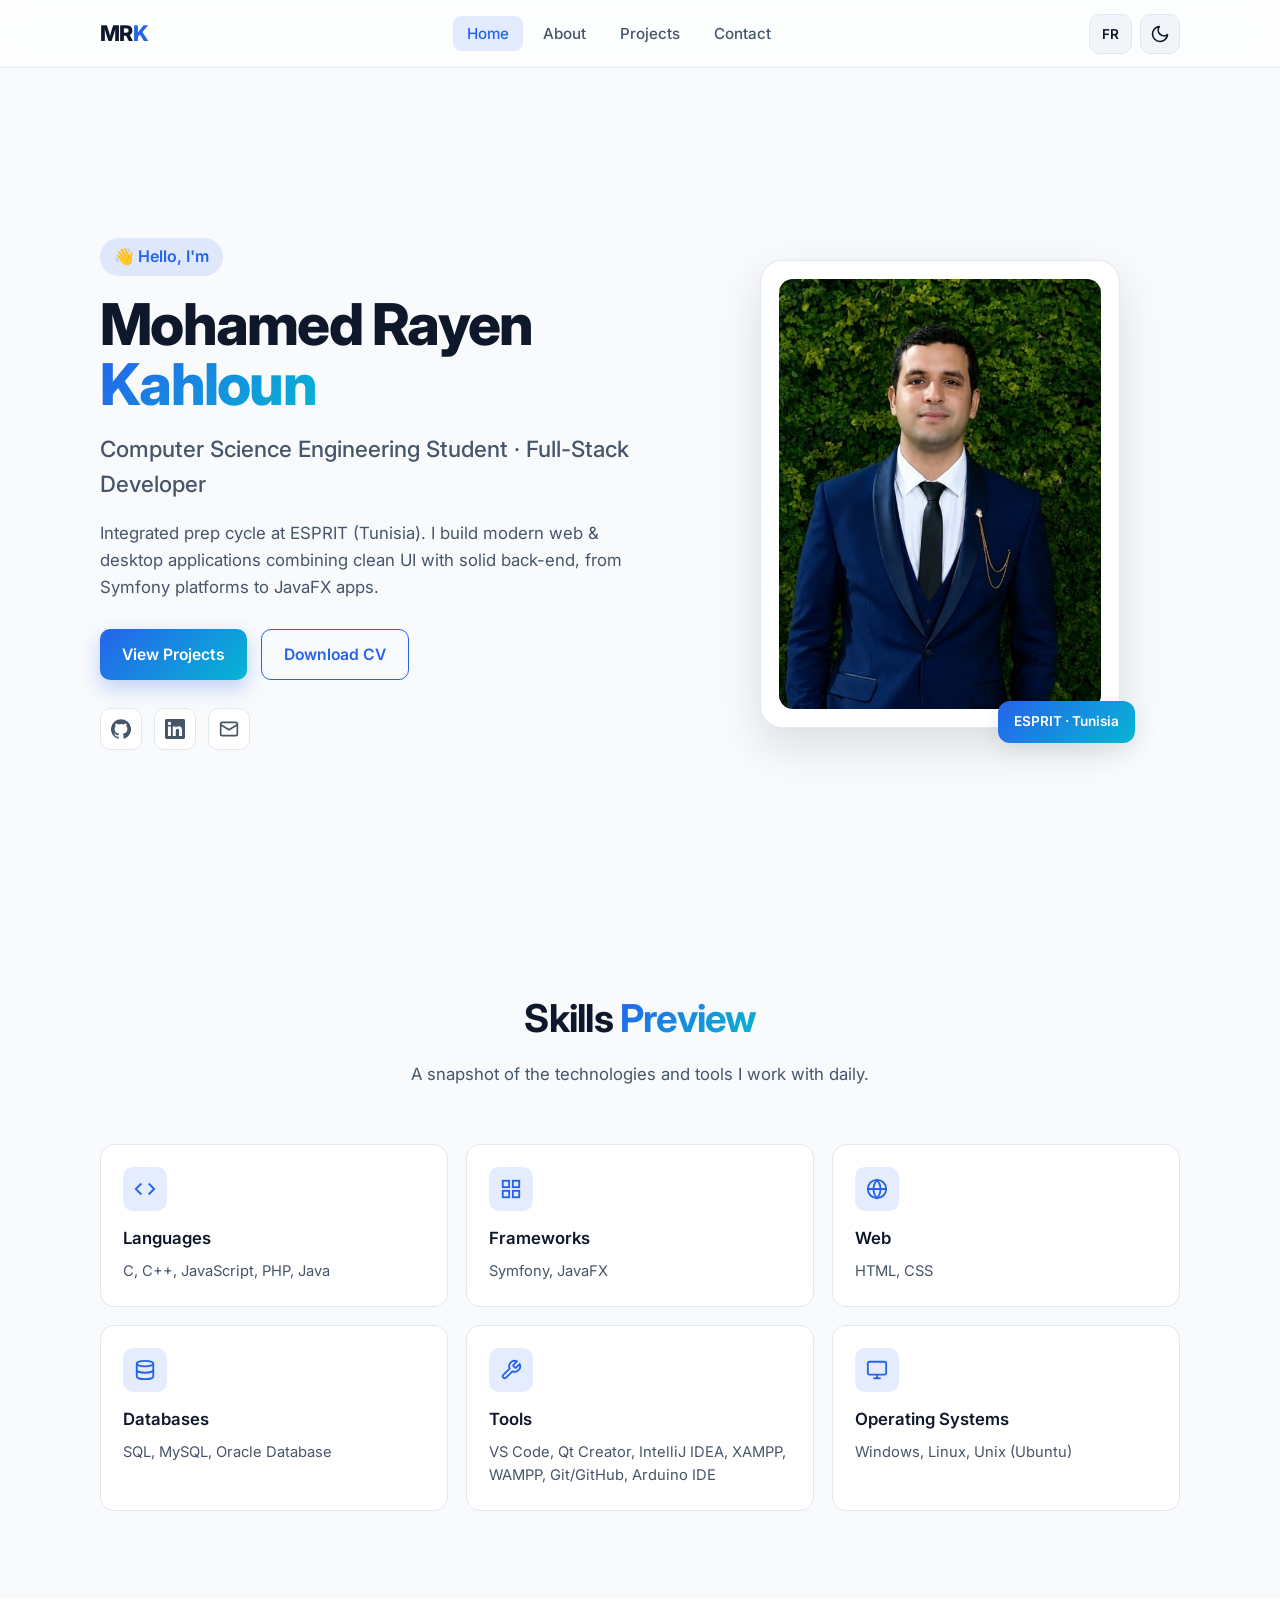
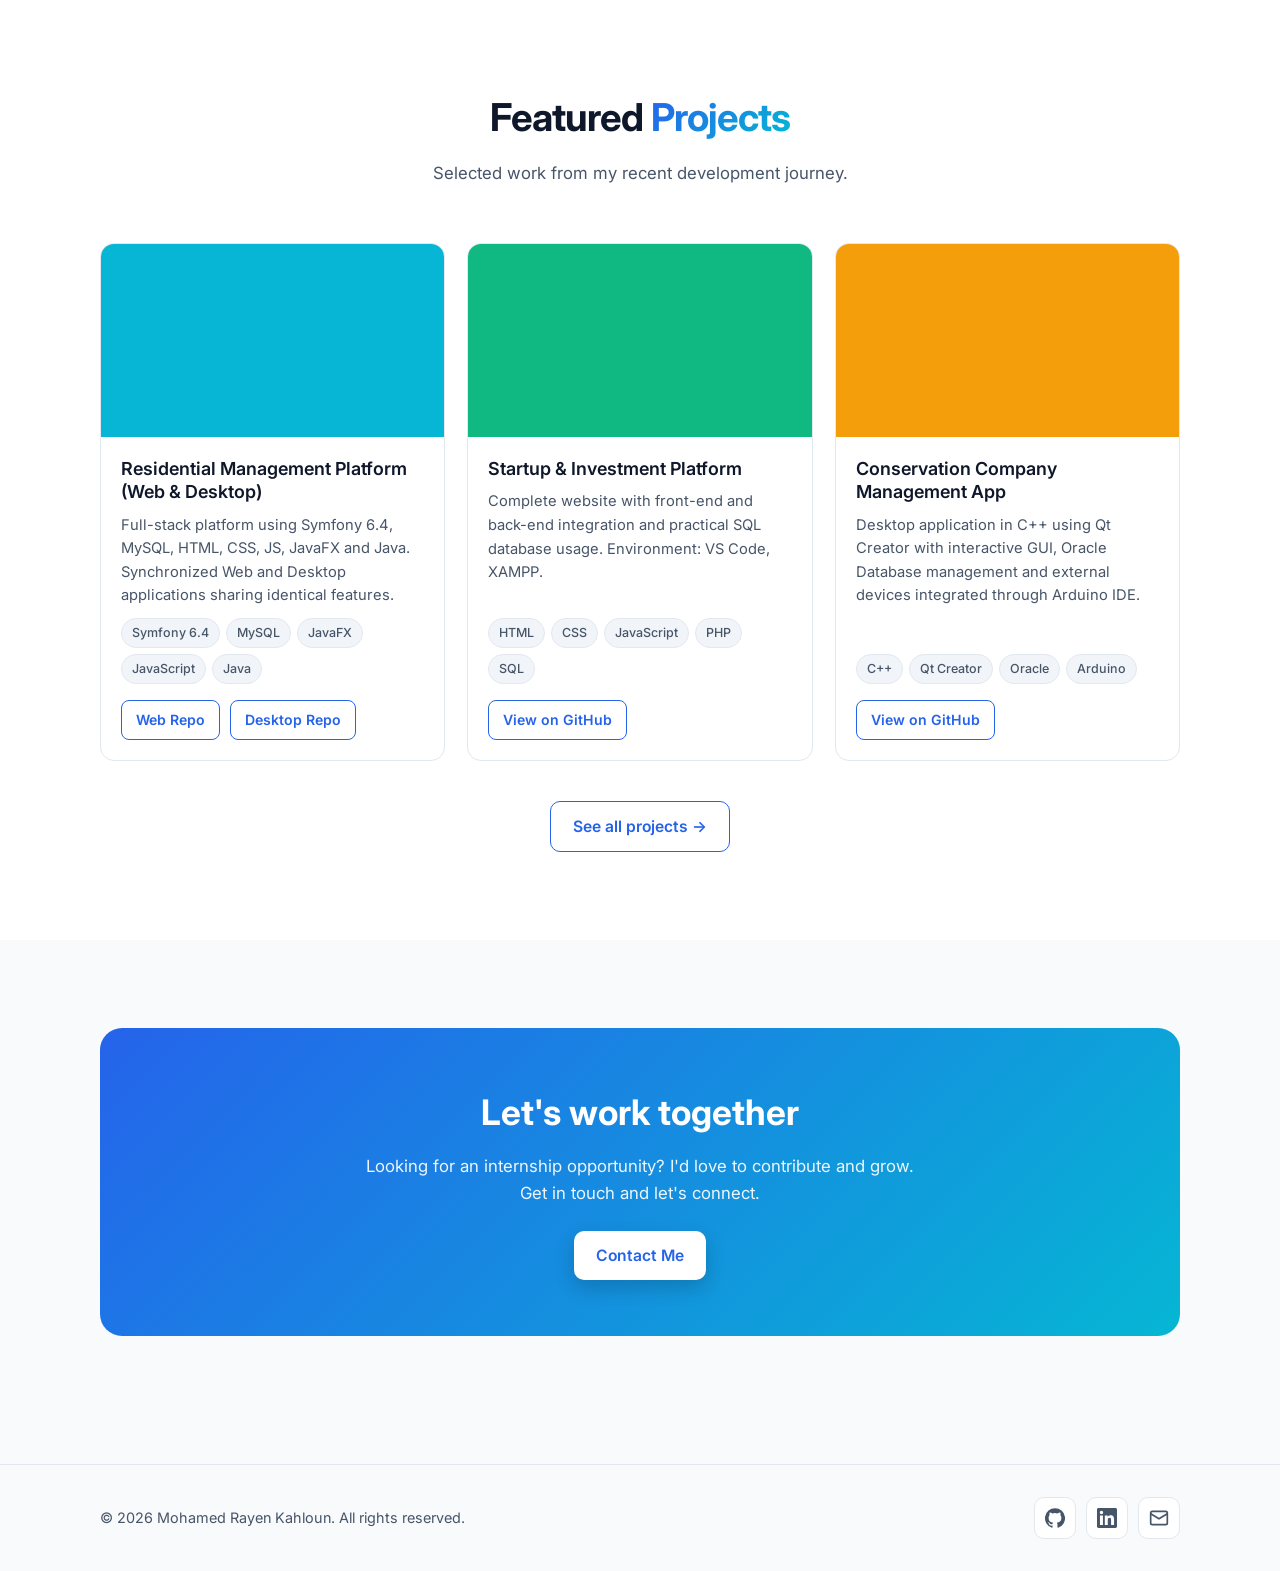
<file: index.html>
﻿<!DOCTYPE html>
<html lang="en">
<head>
  <meta charset="UTF-8">
  <meta name="viewport" content="width=device-width, initial-scale=1.0">
  <meta name="description" content="Portfolio of Mohamed Rayen Kahloun — Computer Science Engineering student at ESPRIT, Tunisia. Full-stack web & desktop development projects.">
  <title>Mohamed Rayen Kahloun | Portfolio</title>
  <link rel="preconnect" href="https://fonts.googleapis.com">
  <link rel="preconnect" href="https://fonts.gstatic.com" crossorigin>
  <link href="https://fonts.googleapis.com/css2?family=Inter:wght@300;400;500;600;700;800&display=swap" rel="stylesheet">
  <link rel="stylesheet" href="assets/css/style.css">
</head>
<body>
  <nav class="navbar">
    <div class="container nav-inner">
      <a href="index.html" class="logo" aria-label="Home">MR<span class="k">K</span></a>
      <ul class="nav-links">
        <li><a href="index.html" class="nav-link" data-i18n="nav.home">Home</a></li>
        <li><a href="about.html" class="nav-link" data-i18n="nav.about">About</a></li>
        <li><a href="projects.html" class="nav-link" data-i18n="nav.projects">Projects</a></li>
        <li><a href="contact.html" class="nav-link" data-i18n="nav.contact">Contact</a></li>
      </ul>
      <div class="nav-actions">
        <button id="lang-toggle" class="lang-toggle" type="button" aria-label="Change language">EN</button>
        <button class="theme-toggle" aria-label="Toggle dark mode" type="button"></button>
        <button class="hamburger" aria-label="Open menu" type="button">
          <svg viewBox="0 0 24 24" fill="none" stroke="currentColor" stroke-width="2" stroke-linecap="round"><line x1="3" y1="6" x2="21" y2="6"/><line x1="3" y1="12" x2="21" y2="12"/><line x1="3" y1="18" x2="21" y2="18"/></svg>
        </button>
      </div>
    </div>
  </nav>

  <main>
    <section class="hero">
      <div class="container hero-grid">
        <div class="hero-text">
          <span class="hero-greeting reveal" data-i18n="hero.greeting">👋 Hello, I'm</span>
          <h1 class="hero-name reveal">Mohamed Rayen <br><span class="highlight">Kahloun</span></h1>
          <p class="hero-subtitle reveal" data-i18n="hero.subtitle">Computer Science Engineering Student · Full-Stack Developer</p>
          <p class="hero-desc reveal" data-i18n="hero.desc">Integrated prep cycle at ESPRIT (Tunisia). I build modern web &amp; desktop applications combining clean UI with solid back-end, from Symfony platforms to JavaFX apps.</p>
          <div class="hero-actions reveal">
            <a href="projects.html" class="btn btn-primary" data-i18n="hero.viewProjects">View Projects</a>
            <a href="assets/files/Mohamed_Rayen_Kahloun_CV_EN.pdf" class="btn btn-outline cv-link" download target="_blank" rel="noopener" data-i18n="hero.downloadCv">Download CV</a>
          </div>
          <div class="hero-socials reveal">
            <a href="https://github.com/rayen-khn" target="_blank" rel="noopener" class="social-btn" aria-label="GitHub">
              <svg viewBox="0 0 24 24" fill="currentColor"><path d="M12 .3a12 12 0 00-3.79 23.4c.6.11.82-.26.82-.58v-2.04c-3.34.73-4.04-1.61-4.04-1.61-.55-1.39-1.34-1.76-1.34-1.76-1.08-.74.08-.73.08-.73 1.2.08 1.83 1.23 1.83 1.23 1.07 1.83 2.79 1.3 3.48 1 .11-.77.42-1.3.76-1.6-2.67-.3-5.47-1.34-5.47-5.93 0-1.31.47-2.38 1.24-3.22-.12-.3-.54-1.53.12-3.18 0 0 1.01-.33 3.3 1.23a11.5 11.5 0 016 0c2.29-1.56 3.3-1.23 3.3-1.23.66 1.65.24 2.88.12 3.18.77.84 1.24 1.91 1.24 3.22 0 4.61-2.81 5.63-5.49 5.92.43.37.81 1.1.81 2.23v3.3c0 .32.22.69.83.57A12 12 0 0012 .3"/></svg>
            </a>
            <a href="https://linkedin.com/in/mohamed-rayen-kahloun" target="_blank" rel="noopener" class="social-btn" aria-label="LinkedIn">
              <svg viewBox="0 0 24 24" fill="currentColor"><path d="M20.45 20.45h-3.55v-5.57c0-1.33-.02-3.04-1.85-3.04-1.85 0-2.13 1.45-2.13 2.94v5.67H9.37V9h3.41v1.56h.05c.48-.9 1.64-1.85 3.37-1.85 3.6 0 4.27 2.37 4.27 5.46v6.28zM5.34 7.43a2.06 2.06 0 110-4.12 2.06 2.06 0 010 4.12zM7.12 20.45H3.56V9h3.56v11.45zM22.22 0H1.77C.79 0 0 .77 0 1.73v20.54C0 23.23.79 24 1.77 24h20.45c.98 0 1.78-.77 1.78-1.73V1.73C24 .77 23.2 0 22.22 0z"/></svg>
            </a>
            <a href="https://mail.google.com/mail/?view=cm&fs=1&to=mohamedrayen.kahloun@gmail.com" target="_blank" rel="noopener" class="social-btn" aria-label="Email">
              <svg viewBox="0 0 24 24" fill="none" stroke="currentColor" stroke-width="2" stroke-linecap="round" stroke-linejoin="round"><rect x="2" y="4" width="20" height="16" rx="2"/><path d="M22 7l-10 6L2 7"/></svg>
            </a>
          </div>
        </div>
        <div class="hero-visual reveal">
          <div class="hero-card">
            <img src="assets/images/profile.jpeg" alt="Profile photo of Mohamed Rayen Kahloun">
            <div class="hero-card-badge">ESPRIT · Tunisia</div>
          </div>
        </div>
      </div>
    </section>

    <section class="section">
      <div class="container">
        <h2 class="section-title reveal" data-i18n-html="skills.title">Skills <span class="accent">Preview</span></h2>
        <p class="section-subtitle reveal" data-i18n="skills.subtitle">A snapshot of the technologies and tools I work with daily.</p>
        <div class="skills-grid">
          <div class="skill-card reveal">
            <div class="skill-icon"><svg viewBox="0 0 24 24" fill="none" stroke="currentColor" stroke-width="2"><polyline points="16 18 22 12 16 6"/><polyline points="8 6 2 12 8 18"/></svg></div>
            <h3 data-i18n="skill.languages">Languages</h3>
            <p>C, C++, JavaScript, PHP, Java</p>
          </div>
          <div class="skill-card reveal">
            <div class="skill-icon"><svg viewBox="0 0 24 24" fill="none" stroke="currentColor" stroke-width="2"><rect x="3" y="3" width="7" height="7"/><rect x="14" y="3" width="7" height="7"/><rect x="3" y="14" width="7" height="7"/><rect x="14" y="14" width="7" height="7"/></svg></div>
            <h3 data-i18n="skill.frameworks">Frameworks</h3>
            <p>Symfony, JavaFX</p>
          </div>
          <div class="skill-card reveal">
            <div class="skill-icon"><svg viewBox="0 0 24 24" fill="none" stroke="currentColor" stroke-width="2"><circle cx="12" cy="12" r="10"/><path d="M2 12h20M12 2a15 15 0 0 1 0 20 15 15 0 0 1 0-20z"/></svg></div>
            <h3 data-i18n="skill.web">Web</h3>
            <p>HTML, CSS</p>
          </div>
          <div class="skill-card reveal">
            <div class="skill-icon"><svg viewBox="0 0 24 24" fill="none" stroke="currentColor" stroke-width="2"><ellipse cx="12" cy="5" rx="9" ry="3"/><path d="M3 5v14c0 1.66 4 3 9 3s9-1.34 9-3V5"/><path d="M3 12c0 1.66 4 3 9 3s9-1.34 9-3"/></svg></div>
            <h3 data-i18n="skill.databases">Databases</h3>
            <p>SQL, MySQL, Oracle Database</p>
          </div>
          <div class="skill-card reveal">
            <div class="skill-icon"><svg viewBox="0 0 24 24" fill="none" stroke="currentColor" stroke-width="2"><path d="M14.7 6.3a1 1 0 0 0 0 1.4l1.6 1.6a1 1 0 0 0 1.4 0l3.77-3.77a6 6 0 0 1-7.94 7.94l-6.91 6.91a2.12 2.12 0 0 1-3-3l6.91-6.91a6 6 0 0 1 7.94-7.94l-3.77 3.77z"/></svg></div>
            <h3 data-i18n="skill.tools">Tools</h3>
            <p>VS Code, Qt Creator, IntelliJ IDEA, XAMPP, WAMPP, Git/GitHub, Arduino IDE</p>
          </div>
          <div class="skill-card reveal">
            <div class="skill-icon"><svg viewBox="0 0 24 24" fill="none" stroke="currentColor" stroke-width="2"><rect x="2" y="3" width="20" height="14" rx="2"/><line x1="8" y1="21" x2="16" y2="21"/><line x1="12" y1="17" x2="12" y2="21"/></svg></div>
            <h3 data-i18n="skill.os">Operating Systems</h3>
            <p>Windows, Linux, Unix (Ubuntu)</p>
          </div>
        </div>
      </div>
    </section>

    <section class="section" style="background: var(--bg-alt);">
      <div class="container">
        <h2 class="section-title reveal" data-i18n-html="featured.title">Featured <span class="accent">Projects</span></h2>
        <p class="section-subtitle reveal" data-i18n="featured.subtitle">Selected work from my recent development journey.</p>
        <div class="projects-grid">
          <article class="project-card reveal" data-category="web desktop">
            <div class="project-image"><img src="assets/images/projects/residential-web.png" alt="Residential Management Platform Web"></div>
            <div class="project-body">
              <h3>Residential Management Platform (Web &amp; Desktop)</h3>
              <p data-i18n="proj1.desc">Full-stack platform with synchronized Web and Desktop apps: residences, apartments, events, complaints, forum, email notifications and external services.</p>
              <div class="project-tags">
                <span class="tag">Symfony 6.4</span><span class="tag">MySQL</span><span class="tag">JavaFX</span><span class="tag">JavaScript</span><span class="tag">Java</span>
              </div>
              <div class="project-links">
                <a href="https://github.com/rayen-khn/Residential-Management-Platform-Web" target="_blank" rel="noopener" class="btn btn-sm btn-outline" data-i18n="btn.webRepo">Web Repo</a>
                <a href="https://github.com/rayen-khn/Residential-Management-Platform-Desktop-" target="_blank" rel="noopener" class="btn btn-sm btn-outline" data-i18n="btn.desktopRepo">Desktop Repo</a>
              </div>
            </div>
          </article>
          <article class="project-card reveal" data-category="web">
            <div class="project-image"><img src="assets/images/projects/startup-platform.png" alt="Startup and Investment Platform"></div>
            <div class="project-body">
              <h3>Startup &amp; Investment Platform</h3>
              <p data-i18n="proj2.desc">Dynamic website with front-end &amp; back-end integration and practical SQL database usage, built with VS Code &amp; XAMPP.</p>
              <div class="project-tags">
                <span class="tag">HTML</span><span class="tag">CSS</span><span class="tag">JavaScript</span><span class="tag">PHP</span><span class="tag">SQL</span>
              </div>
              <div class="project-links">
                <a href="https://github.com/rayen-khn" target="_blank" rel="noopener" class="btn btn-sm btn-outline" data-i18n="btn.viewGithub">View on GitHub</a>
              </div>
            </div>
          </article>
          <article class="project-card reveal" data-category="desktop">
            <div class="project-image"><img src="assets/images/projects/conservation-app.png" alt="Conservation Company Management App"></div>
            <div class="project-body">
              <h3>Conservation Company Management App</h3>
              <p data-i18n="proj3.desc">Desktop application in C++ with Qt Creator, Oracle Database management and Arduino-integrated external devices.</p>
              <div class="project-tags">
                <span class="tag">C++</span><span class="tag">Qt Creator</span><span class="tag">Oracle</span><span class="tag">Arduino</span>
              </div>
              <div class="project-links">
                <a href="https://github.com/rayen-khn" target="_blank" rel="noopener" class="btn btn-sm btn-outline" data-i18n="btn.viewGithub">View on GitHub</a>
              </div>
            </div>
          </article>
        </div>
        <div class="reveal" style="text-align:center; margin-top:40px;">
          <a href="projects.html" class="btn btn-outline" data-i18n="btn.allProjects">See all projects →</a>
        </div>
      </div>
    </section>

    <section class="section">
      <div class="container">
        <div class="cta reveal">
          <h2 data-i18n="cta.title">Let's work together</h2>
          <p data-i18n="cta.desc">Looking for an internship opportunity? I'd love to contribute and grow. Get in touch and let's connect.</p>
          <a href="contact.html" class="btn" data-i18n="cta.contact">Contact Me</a>
        </div>
      </div>
    </section>
  </main>

  <footer class="footer">
    <div class="container footer-inner">
      <p data-i18n="footer.copyright">© 2026 Mohamed Rayen Kahloun. All rights reserved.</p>
      <div class="footer-socials">
        <a href="https://github.com/rayen-khn" target="_blank" rel="noopener" class="social-btn" aria-label="GitHub"><svg viewBox="0 0 24 24" fill="currentColor" width="18" height="18"><path d="M12 .3a12 12 0 00-3.79 23.4c.6.11.82-.26.82-.58v-2.04c-3.34.73-4.04-1.61-4.04-1.61-.55-1.39-1.34-1.76-1.34-1.76-1.08-.74.08-.73.08-.73 1.2.08 1.83 1.23 1.83 1.23 1.07 1.83 2.79 1.3 3.48 1 .11-.77.42-1.3.76-1.6-2.67-.3-5.47-1.34-5.47-5.93 0-1.31.47-2.38 1.24-3.22-.12-.3-.54-1.53.12-3.18 0 0 1.01-.33 3.3 1.23a11.5 11.5 0 016 0c2.29-1.56 3.3-1.23 3.3-1.23.66 1.65.24 2.88.12 3.18.77.84 1.24 1.91 1.24 3.22 0 4.61-2.81 5.63-5.49 5.92.43.37.81 1.1.81 2.23v3.3c0 .32.22.69.83.57A12 12 0 0012 .3"/></svg></a>
        <a href="https://linkedin.com/in/mohamed-rayen-kahloun" target="_blank" rel="noopener" class="social-btn" aria-label="LinkedIn"><svg viewBox="0 0 24 24" fill="currentColor" width="18" height="18"><path d="M20.45 20.45h-3.55v-5.57c0-1.33-.02-3.04-1.85-3.04-1.85 0-2.13 1.45-2.13 2.94v5.67H9.37V9h3.41v1.56h.05c.48-.9 1.64-1.85 3.37-1.85 3.6 0 4.27 2.37 4.27 5.46v6.28zM5.34 7.43a2.06 2.06 0 110-4.12 2.06 2.06 0 010 4.12zM7.12 20.45H3.56V9h3.56v11.45zM22.22 0H1.77C.79 0 0 .77 0 1.73v20.54C0 23.23.79 24 1.77 24h20.45c.98 0 1.78-.77 1.78-1.73V1.73C24 .77 23.2 0 22.22 0z"/></svg></a>
        <a href="https://mail.google.com/mail/?view=cm&fs=1&to=mohamedrayen.kahloun@gmail.com" target="_blank" rel="noopener" class="social-btn" aria-label="Email"><svg viewBox="0 0 24 24" fill="none" stroke="currentColor" stroke-width="2" width="18" height="18"><rect x="2" y="4" width="20" height="16" rx="2"/><path d="M22 7l-10 6L2 7"/></svg></a>
      </div>
    </div>
  </footer>

  <script src="assets/js/main.js"></script>
</body>
</html>
</file>
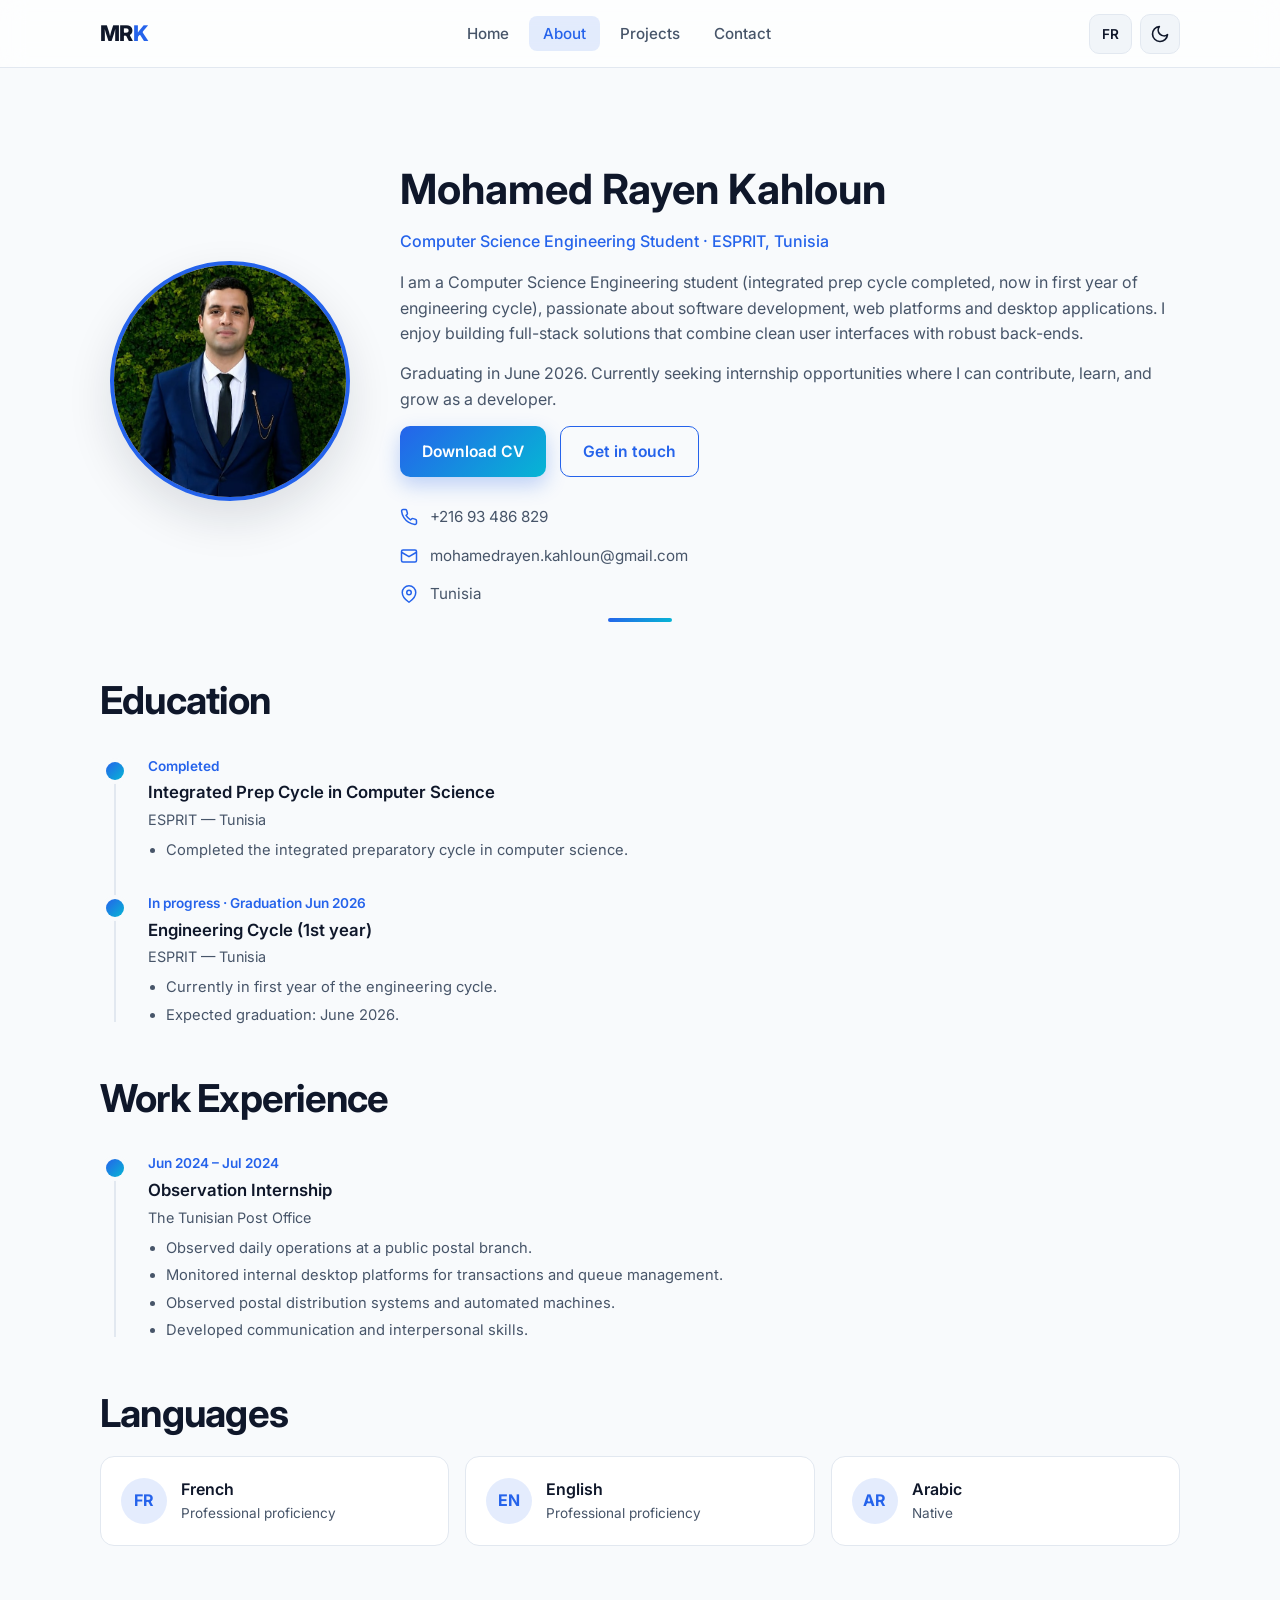
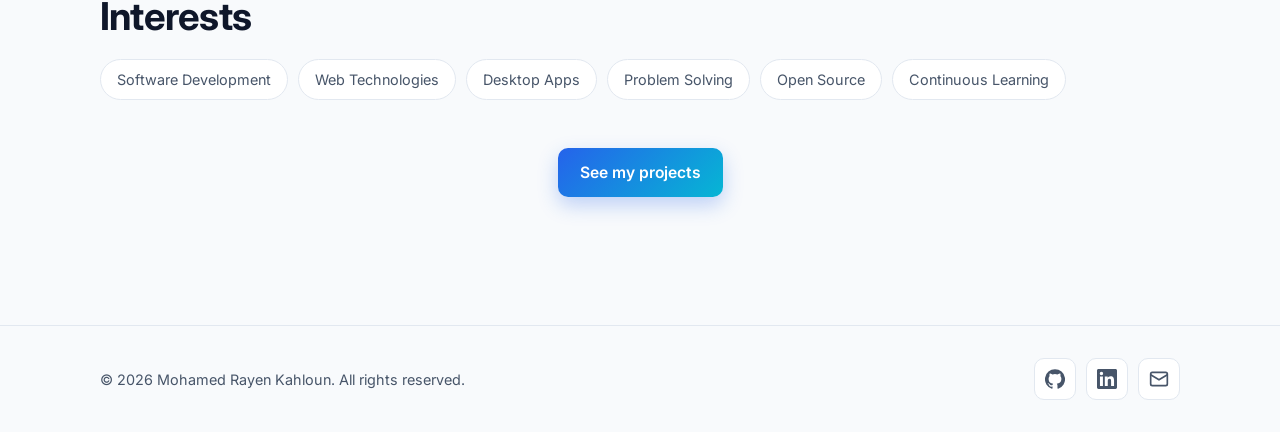
<file: about.html>
﻿<!DOCTYPE html>
<html lang="en">
<head>
  <meta charset="UTF-8">
  <meta name="viewport" content="width=device-width, initial-scale=1.0">
  <meta name="description" content="About Mohamed Rayen Kahloun — education, experience and interests.">
  <title>About | Mohamed Rayen Kahloun</title>
  <link rel="preconnect" href="https://fonts.googleapis.com">
  <link rel="preconnect" href="https://fonts.gstatic.com" crossorigin>
  <link href="https://fonts.googleapis.com/css2?family=Inter:wght@300;400;500;600;700;800&display=swap" rel="stylesheet">
  <link rel="stylesheet" href="assets/css/style.css">
</head>
<body>
  <nav class="navbar">
    <div class="container nav-inner">
      <a href="index.html" class="logo">MR<span class="k">K</span></a>
      <ul class="nav-links">
        <li><a href="index.html" class="nav-link" data-i18n="nav.home">Home</a></li>
        <li><a href="about.html" class="nav-link" data-i18n="nav.about">About</a></li>
        <li><a href="projects.html" class="nav-link" data-i18n="nav.projects">Projects</a></li>
        <li><a href="contact.html" class="nav-link" data-i18n="nav.contact">Contact</a></li>
      </ul>
      <div class="nav-actions">
        <button id="lang-toggle" class="lang-toggle" type="button" aria-label="Change language">EN</button>
        <button class="theme-toggle" aria-label="Toggle dark mode" type="button"></button>
        <button class="hamburger" aria-label="Open menu" type="button">
          <svg viewBox="0 0 24 24" fill="none" stroke="currentColor" stroke-width="2" stroke-linecap="round"><line x1="3" y1="6" x2="21" y2="6"/><line x1="3" y1="12" x2="21" y2="12"/><line x1="3" y1="18" x2="21" y2="18"/></svg>
        </button>
      </div>
    </div>
  </nav>

  <main class="section">
    <div class="container">
      <div class="profile-section reveal">
        <div class="profile-photo"><img src="assets/images/profile.jpeg" alt="Profile photo"></div>
        <div class="profile-text">
          <h1>Mohamed Rayen Kahloun</h1>
          <p class="lead" data-i18n="about.lead">Computer Science Engineering Student · ESPRIT, Tunisia</p>
          <p data-i18n="about.p1">I am a Computer Science Engineering student (integrated prep cycle completed, now in first year of engineering cycle), passionate about software development, web platforms and desktop applications. I enjoy building full-stack solutions that combine clean user interfaces with robust back-ends.</p>
          <p data-i18n="about.p2">Graduating in June 2026. Currently seeking internship opportunities where I can contribute, learn, and grow as a developer.</p>
          <div class="hero-actions" style="margin-top:14px;">
            <a href="assets/files/Mohamed_Rayen_Kahloun_CV_EN.pdf" class="btn btn-primary cv-link" download target="_blank" rel="noopener" data-i18n="about.downloadCv">Download CV</a>
            <a href="contact.html" class="btn btn-outline" data-i18n="about.contact">Get in touch</a>
          </div>
          <div class="info-grid" style="margin-top:18px;">
            <div class="info-row"><svg viewBox="0 0 24 24" fill="none" stroke="currentColor" stroke-width="2"><path d="M22 16.92v3a2 2 0 0 1-2.18 2 19.79 19.79 0 0 1-8.63-3.07 19.5 19.5 0 0 1-6-6 19.79 19.79 0 0 1-3.07-8.67A2 2 0 0 1 4.11 2h3a2 2 0 0 1 2 1.72c.13.96.37 1.9.7 2.81a2 2 0 0 1-.45 2.11L8.09 9.91a16 16 0 0 0 6 6l1.27-1.27a2 2 0 0 1 2.11-.45c.91.33 1.85.57 2.81.7A2 2 0 0 1 22 16.92z"/></svg><span>+216 93 486 829</span></div>
            <div class="info-row"><svg viewBox="0 0 24 24" fill="none" stroke="currentColor" stroke-width="2"><rect x="2" y="4" width="20" height="16" rx="2"/><path d="M22 7l-10 6L2 7"/></svg><span>mohamedrayen.kahloun@gmail.com</span></div>
            <div class="info-row"><svg viewBox="0 0 24 24" fill="none" stroke="currentColor" stroke-width="2"><path d="M21 10c0 7-9 13-9 13s-9-6-9-13a9 9 0 0 1 18 0z"/><circle cx="12" cy="10" r="3"/></svg><span>Tunisia</span></div>
          </div>
        </div>
      </div>

      <div class="section-underline" style="margin-bottom:48px;"></div>

      <h2 class="section-title reveal" style="text-align:left;" data-i18n="about.education">Education</h2>
      <div class="timeline reveal">
        <div class="timeline-item">
          <div class="date" data-i18n="about.edu1.date">Completed</div>
          <h3 data-i18n="about.edu1.title">Integrated Prep Cycle in Computer Science</h3>
          <div class="org" data-i18n="about.edu1.org">ESPRIT — Tunisia</div>
          <ul><li data-i18n="about.edu1.li">Completed the integrated preparatory cycle in computer science.</li></ul>
        </div>
        <div class="timeline-item">
          <div class="date" data-i18n="about.edu2.date">In progress · Graduation Jun 2026</div>
          <h3 data-i18n="about.edu2.title">Engineering Cycle (1st year)</h3>
          <div class="org" data-i18n="about.edu2.org">ESPRIT — Tunisia</div>
          <ul>
            <li data-i18n="about.edu2.li1">Currently in first year of the engineering cycle.</li>
            <li data-i18n="about.edu2.li2">Expected graduation: June 2026.</li>
          </ul>
        </div>
      </div>

      <h2 class="section-title reveal" style="text-align:left; margin-top:40px;" data-i18n="about.experience">Work Experience</h2>
      <div class="timeline reveal">
        <div class="timeline-item">
          <div class="date" data-i18n="about.exp1.date">Jun 2024 – Jul 2024</div>
          <h3 data-i18n="about.exp1.title">Observation Internship</h3>
          <div class="org" data-i18n="about.exp1.org">The Tunisian Post Office</div>
          <ul>
            <li data-i18n="about.exp1.li1">Observed daily operations at a public postal branch.</li>
            <li data-i18n="about.exp1.li2">Monitored internal desktop platforms for transactions and queue management.</li>
            <li data-i18n="about.exp1.li3">Observed postal distribution systems and automated machines.</li>
            <li data-i18n="about.exp1.li4">Developed communication and interpersonal skills.</li>
          </ul>
        </div>
      </div>

      <h2 class="section-title reveal" style="text-align:left; margin-top:40px;" data-i18n="about.languages">Languages</h2>
      <div class="lang-grid reveal">
        <div class="lang-card"><div class="lang-flag">FR</div><div><h3 data-i18n="about.lang1.title">French</h3><p data-i18n="about.lang1.level">Professional proficiency</p></div></div>
        <div class="lang-card"><div class="lang-flag">EN</div><div><h3 data-i18n="about.lang2.title">English</h3><p data-i18n="about.lang2.level">Professional proficiency</p></div></div>
        <div class="lang-card"><div class="lang-flag">AR</div><div><h3 data-i18n="about.lang3.title">Arabic</h3><p data-i18n="about.lang3.level">Native</p></div></div>
      </div>

      <h2 class="section-title reveal" style="text-align:left; margin-top:40px;" data-i18n="about.interests">Interests</h2>
      <div class="interests reveal">
        <span class="interest-chip" data-i18n="about.int1">Software Development</span>
        <span class="interest-chip" data-i18n="about.int2">Web Technologies</span>
        <span class="interest-chip" data-i18n="about.int3">Desktop Apps</span>
        <span class="interest-chip" data-i18n="about.int4">Problem Solving</span>
        <span class="interest-chip" data-i18n="about.int5">Open Source</span>
        <span class="interest-chip" data-i18n="about.int6">Continuous Learning</span>
      </div>

      <div style="text-align:center; margin-top:48px;">
        <a href="projects.html" class="btn btn-primary" data-i18n="about.projects">See my projects</a>
      </div>
    </div>
  </main>

  <footer class="footer">
    <div class="container footer-inner">
      <p data-i18n="footer.copyright">© 2026 Mohamed Rayen Kahloun.</p>
      <div class="footer-socials">
        <a href="https://github.com/rayen-khn" target="_blank" rel="noopener" class="social-btn"><svg viewBox="0 0 24 24" fill="currentColor" width="18" height="18"><path d="M12 .3a12 12 0 00-3.79 23.4c.6.11.82-.26.82-.58v-2.04c-3.34.73-4.04-1.61-4.04-1.61-.55-1.39-1.34-1.76-1.34-1.76-1.08-.74.08-.73.08-.73 1.2.08 1.83 1.23 1.83 1.23 1.07 1.83 2.79 1.3 3.48 1 .11-.77.42-1.3.76-1.6-2.67-.3-5.47-1.34-5.47-5.93 0-1.31.47-2.38 1.24-3.22-.12-.3-.54-1.53.12-3.18 0 0 1.01-.33 3.3 1.23a11.5 11.5 0 016 0c2.29-1.56 3.3-1.23 3.3-1.23.66 1.65.24 2.88.12 3.18.77.84 1.24 1.91 1.24 3.22 0 4.61-2.81 5.63-5.49 5.92.43.37.81 1.1.81 2.23v3.3c0 .32.22.69.83.57A12 12 0 0012 .3"/></svg></a>
        <a href="https://linkedin.com/in/mohamed-rayen-kahloun" target="_blank" rel="noopener" class="social-btn"><svg viewBox="0 0 24 24" fill="currentColor" width="18" height="18"><path d="M20.45 20.45h-3.55v-5.57c0-1.33-.02-3.04-1.85-3.04-1.85 0-2.13 1.45-2.13 2.94v5.67H9.37V9h3.41v1.56h.05c.48-.9 1.64-1.85 3.37-1.85 3.6 0 4.27 2.37 4.27 5.46v6.28zM5.34 7.43a2.06 2.06 0 110-4.12 2.06 2.06 0 010 4.12zM7.12 20.45H3.56V9h3.56v11.45zM22.22 0H1.77C.79 0 0 .77 0 1.73v20.54C0 23.23.79 24 1.77 24h20.45c.98 0 1.78-.77 1.78-1.73V1.73C24 .77 23.2 0 22.22 0z"/></svg></a>
        <a href="https://mail.google.com/mail/?view=cm&fs=1&to=mohamedrayen.kahloun@gmail.com" target="_blank" rel="noopener" class="social-btn"><svg viewBox="0 0 24 24" fill="none" stroke="currentColor" stroke-width="2" width="18" height="18"><rect x="2" y="4" width="20" height="16" rx="2"/><path d="M22 7l-10 6L2 7"/></svg></a>
      </div>
    </div>
  </footer>

  <script src="assets/js/main.js"></script>
</body>
</html>
</file>
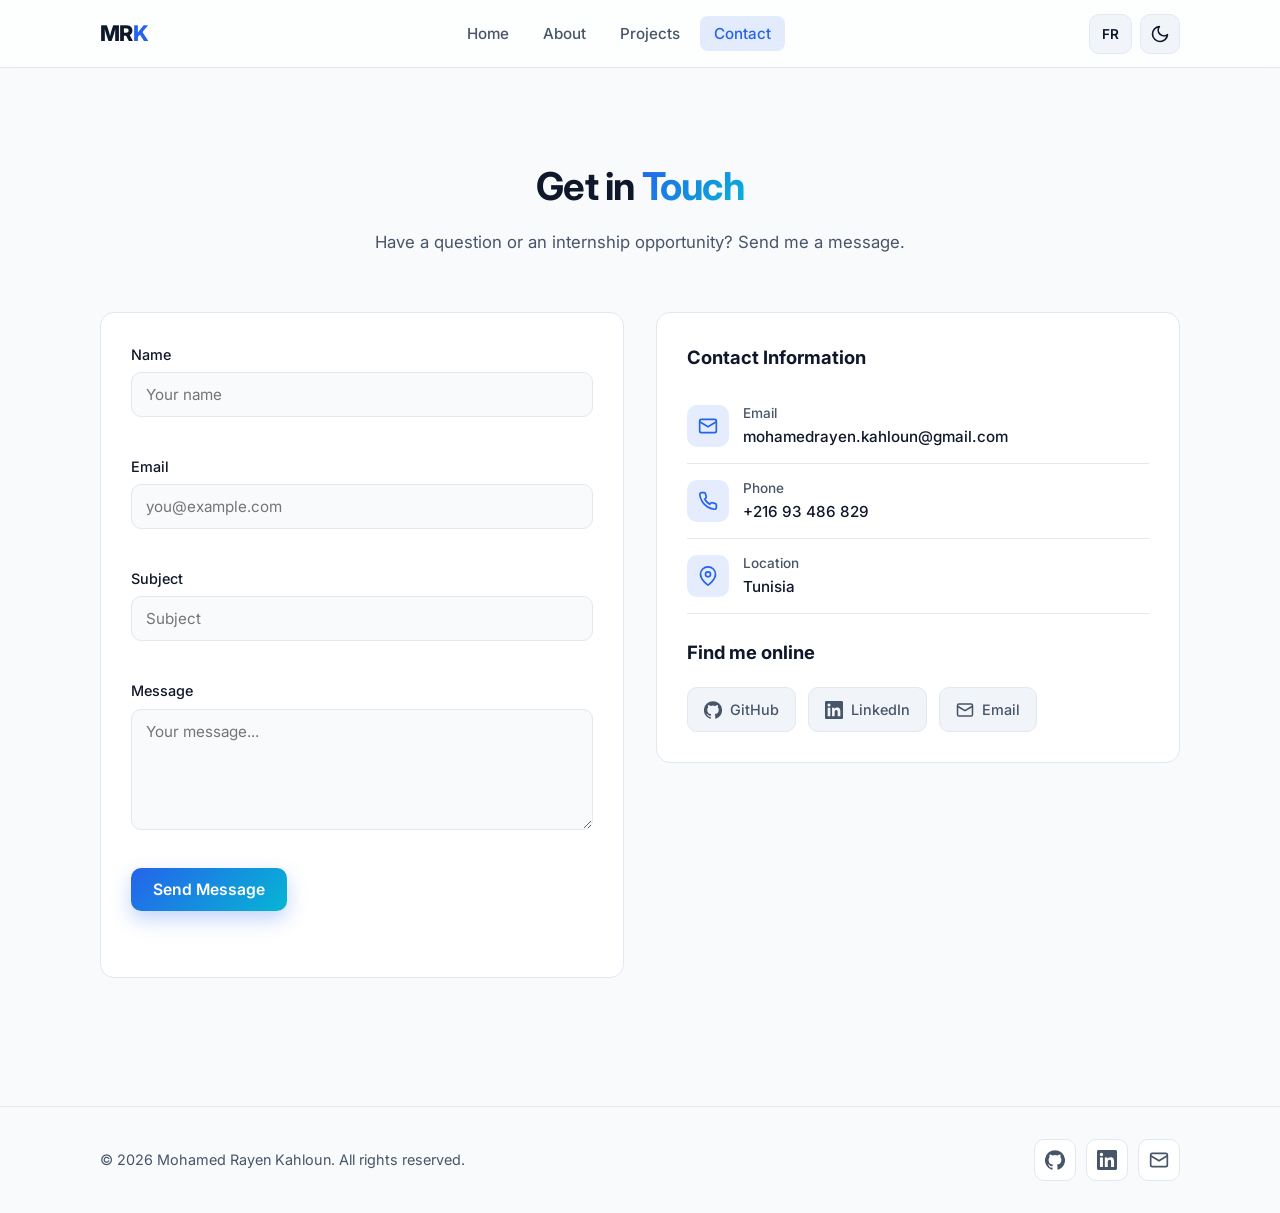
<file: contact.html>
﻿<!DOCTYPE html>
<html lang="en">
<head>
  <meta charset="UTF-8">
  <meta name="viewport" content="width=device-width, initial-scale=1.0">
  <meta name="description" content="Contact Mohamed Rayen Kahloun.">
  <title>Contact | Mohamed Rayen Kahloun</title>
  <link rel="preconnect" href="https://fonts.googleapis.com">
  <link rel="preconnect" href="https://fonts.gstatic.com" crossorigin>
  <link href="https://fonts.googleapis.com/css2?family=Inter:wght@300;400;500;600;700;800&display=swap" rel="stylesheet">
  <link rel="stylesheet" href="assets/css/style.css">
</head>
<body>
  <nav class="navbar">
    <div class="container nav-inner">
      <a href="index.html" class="logo">MR<span class="k">K</span></a>
      <ul class="nav-links">
        <li><a href="index.html" class="nav-link" data-i18n="nav.home">Home</a></li>
        <li><a href="about.html" class="nav-link" data-i18n="nav.about">About</a></li>
        <li><a href="projects.html" class="nav-link" data-i18n="nav.projects">Projects</a></li>
        <li><a href="contact.html" class="nav-link" data-i18n="nav.contact">Contact</a></li>
      </ul>
      <div class="nav-actions">
        <button id="lang-toggle" class="lang-toggle" type="button" aria-label="Change language">EN</button>
        <button class="theme-toggle" aria-label="Toggle dark mode" type="button"></button>
        <button class="hamburger" aria-label="Open menu" type="button">
          <svg viewBox="0 0 24 24" fill="none" stroke="currentColor" stroke-width="2" stroke-linecap="round"><line x1="3" y1="6" x2="21" y2="6"/><line x1="3" y1="12" x2="21" y2="12"/><line x1="3" y1="18" x2="21" y2="18"/></svg>
        </button>
      </div>
    </div>
  </nav>

  <main class="section">
    <div class="container">
      <h1 class="section-title reveal" data-i18n-html="contact.title">Get in <span class="accent">Touch</span></h1>
      <p class="section-subtitle reveal" data-i18n="contact.subtitle">Have a question or an internship opportunity? Send me a message.</p>

      <div class="contact-grid">
        <form id="contact-form" class="contact-form reveal" action="https://formspree.io/f/YOUR_ID" method="POST">
          <div class="form-group">
            <label for="name" data-i18n="contact.label.name">Name</label>
            <input type="text" id="name" name="name" data-i18n-placeholder="contact.ph.name" placeholder="Your name" required>
            <div class="form-error"></div>
          </div>
          <div class="form-group">
            <label for="email" data-i18n="contact.label.email">Email</label>
            <input type="email" id="email" name="email" data-i18n-placeholder="contact.ph.email" placeholder="you@example.com" required>
            <div class="form-error"></div>
          </div>
          <div class="form-group">
            <label for="subject" data-i18n="contact.label.subject">Subject</label>
            <input type="text" id="subject" name="subject" data-i18n-placeholder="contact.ph.subject" placeholder="Subject" required>
            <div class="form-error"></div>
          </div>
          <div class="form-group">
            <label for="message" data-i18n="contact.label.message">Message</label>
            <textarea id="message" name="message" rows="5" data-i18n-placeholder="contact.ph.message" placeholder="Your message..." required></textarea>
            <div class="form-error"></div>
          </div>
          <button type="submit" class="btn btn-primary form-submit" data-i18n="contact.send">Send Message</button>
          <div id="form-status" class="form-status"></div>
        </form>

        <div class="contact-info reveal">
          <h3 data-i18n="contact.infoTitle">Contact Information</h3>
          <div class="contact-card">
            <div class="contact-icon"><svg viewBox="0 0 24 24" fill="none" stroke="currentColor" stroke-width="2"><rect x="2" y="4" width="20" height="16" rx="2"/><path d="M22 7l-10 6L2 7"/></svg></div>
            <div><h4 data-i18n="contact.email">Email</h4><p>mohamedrayen.kahloun@gmail.com</p></div>
          </div>
          <div class="contact-card">
            <div class="contact-icon"><svg viewBox="0 0 24 24" fill="none" stroke="currentColor" stroke-width="2"><path d="M22 16.92v3a2 2 0 0 1-2.18 2 19.79 19.79 0 0 1-8.63-3.07 19.5 19.5 0 0 1-6-6 19.79 19.79 0 0 1-3.07-8.67A2 2 0 0 1 4.11 2h3a2 2 0 0 1 2 1.72c.13.96.37 1.9.7 2.81a2 2 0 0 1-.45 2.11L8.09 9.91a16 16 0 0 0 6 6l1.27-1.27a2 2 0 0 1 2.11-.45c.91.33 1.85.57 2.81.7A2 2 0 0 1 22 16.92z"/></svg></div>
            <div><h4 data-i18n="contact.phone">Phone</h4><p>+216 93 486 829</p></div>
          </div>
          <div class="contact-card">
            <div class="contact-icon"><svg viewBox="0 0 24 24" fill="none" stroke="currentColor" stroke-width="2"><path d="M21 10c0 7-9 13-9 13s-9-6-9-13a9 9 0 0 1 18 0z"/><circle cx="12" cy="10" r="3"/></svg></div>
            <div><h4 data-i18n="contact.location">Location</h4><p>Tunisia</p></div>
          </div>

          <h3 style="margin-top:24px;" data-i18n="contact.socialTitle">Find me online</h3>
          <div class="social-links-grid">
            <a href="https://github.com/rayen-khn" target="_blank" rel="noopener" class="social-link"><svg viewBox="0 0 24 24" fill="currentColor" width="18" height="18"><path d="M12 .3a12 12 0 00-3.79 23.4c.6.11.82-.26.82-.58v-2.04c-3.34.73-4.04-1.61-4.04-1.61-.55-1.39-1.34-1.76-1.34-1.76-1.08-.74.08-.73.08-.73 1.2.08 1.83 1.23 1.83 1.23 1.07 1.83 2.79 1.3 3.48 1 .11-.77.42-1.3.76-1.6-2.67-.3-5.47-1.34-5.47-5.93 0-1.31.47-2.38 1.24-3.22-.12-.3-.54-1.53.12-3.18 0 0 1.01-.33 3.3 1.23a11.5 11.5 0 016 0c2.29-1.56 3.3-1.23 3.3-1.23.66 1.65.24 2.88.12 3.18.77.84 1.24 1.91 1.24 3.22 0 4.61-2.81 5.63-5.49 5.92.43.37.81 1.1.81 2.23v3.3c0 .32.22.69.83.57A12 12 0 0012 .3"/></svg> GitHub</a>
            <a href="https://linkedin.com/in/mohamed-rayen-kahloun" target="_blank" rel="noopener" class="social-link"><svg viewBox="0 0 24 24" fill="currentColor" width="18" height="18"><path d="M20.45 20.45h-3.55v-5.57c0-1.33-.02-3.04-1.85-3.04-1.85 0-2.13 1.45-2.13 2.94v5.67H9.37V9h3.41v1.56h.05c.48-.9 1.64-1.85 3.37-1.85 3.6 0 4.27 2.37 4.27 5.46v6.28zM5.34 7.43a2.06 2.06 0 110-4.12 2.06 2.06 0 010 4.12zM7.12 20.45H3.56V9h3.56v11.45zM22.22 0H1.77C.79 0 0 .77 0 1.73v20.54C0 23.23.79 24 1.77 24h20.45c.98 0 1.78-.77 1.78-1.73V1.73C24 .77 23.2 0 22.22 0z"/></svg> LinkedIn</a>
            <a href="https://mail.google.com/mail/?view=cm&fs=1&to=mohamedrayen.kahloun@gmail.com" target="_blank" rel="noopener" class="social-link"><svg viewBox="0 0 24 24" fill="none" stroke="currentColor" stroke-width="2" width="18" height="18"><rect x="2" y="4" width="20" height="16" rx="2"/><path d="M22 7l-10 6L2 7"/></svg> Email</a>
          </div>
        </div>
      </div>
    </div>
  </main>

  <footer class="footer">
    <div class="container footer-inner">
      <p data-i18n="footer.copyright">© 2026 Mohamed Rayen Kahloun.</p>
      <div class="footer-socials">
        <a href="https://github.com/rayen-khn" target="_blank" rel="noopener" class="social-btn"><svg viewBox="0 0 24 24" fill="currentColor" width="18" height="18"><path d="M12 .3a12 12 0 00-3.79 23.4c.6.11.82-.26.82-.58v-2.04c-3.34.73-4.04-1.61-4.04-1.61-.55-1.39-1.34-1.76-1.34-1.76-1.08-.74.08-.73.08-.73 1.2.08 1.83 1.23 1.83 1.23 1.07 1.83 2.79 1.3 3.48 1 .11-.77.42-1.3.76-1.6-2.67-.3-5.47-1.34-5.47-5.93 0-1.31.47-2.38 1.24-3.22-.12-.3-.54-1.53.12-3.18 0 0 1.01-.33 3.3 1.23a11.5 11.5 0 016 0c2.29-1.56 3.3-1.23 3.3-1.23.66 1.65.24 2.88.12 3.18.77.84 1.24 1.91 1.24 3.22 0 4.61-2.81 5.63-5.49 5.92.43.37.81 1.1.81 2.23v3.3c0 .32.22.69.83.57A12 12 0 0012 .3"/></svg></a>
        <a href="https://linkedin.com/in/mohamed-rayen-kahloun" target="_blank" rel="noopener" class="social-btn"><svg viewBox="0 0 24 24" fill="currentColor" width="18" height="18"><path d="M20.45 20.45h-3.55v-5.57c0-1.33-.02-3.04-1.85-3.04-1.85 0-2.13 1.45-2.13 2.94v5.67H9.37V9h3.41v1.56h.05c.48-.9 1.64-1.85 3.37-1.85 3.6 0 4.27 2.37 4.27 5.46v6.28zM5.34 7.43a2.06 2.06 0 110-4.12 2.06 2.06 0 010 4.12zM7.12 20.45H3.56V9h3.56v11.45zM22.22 0H1.77C.79 0 0 .77 0 1.73v20.54C0 23.23.79 24 1.77 24h20.45c.98 0 1.78-.77 1.78-1.73V1.73C24 .77 23.2 0 22.22 0z"/></svg></a>
        <a href="https://mail.google.com/mail/?view=cm&fs=1&to=mohamedrayen.kahloun@gmail.com" target="_blank" rel="noopener" class="social-btn"><svg viewBox="0 0 24 24" fill="none" stroke="currentColor" stroke-width="2" width="18" height="18"><rect x="2" y="4" width="20" height="16" rx="2"/><path d="M22 7l-10 6L2 7"/></svg></a>
      </div>
    </div>
  </footer>

  <script src="assets/js/main.js"></script>
</body>
</html>
</file>
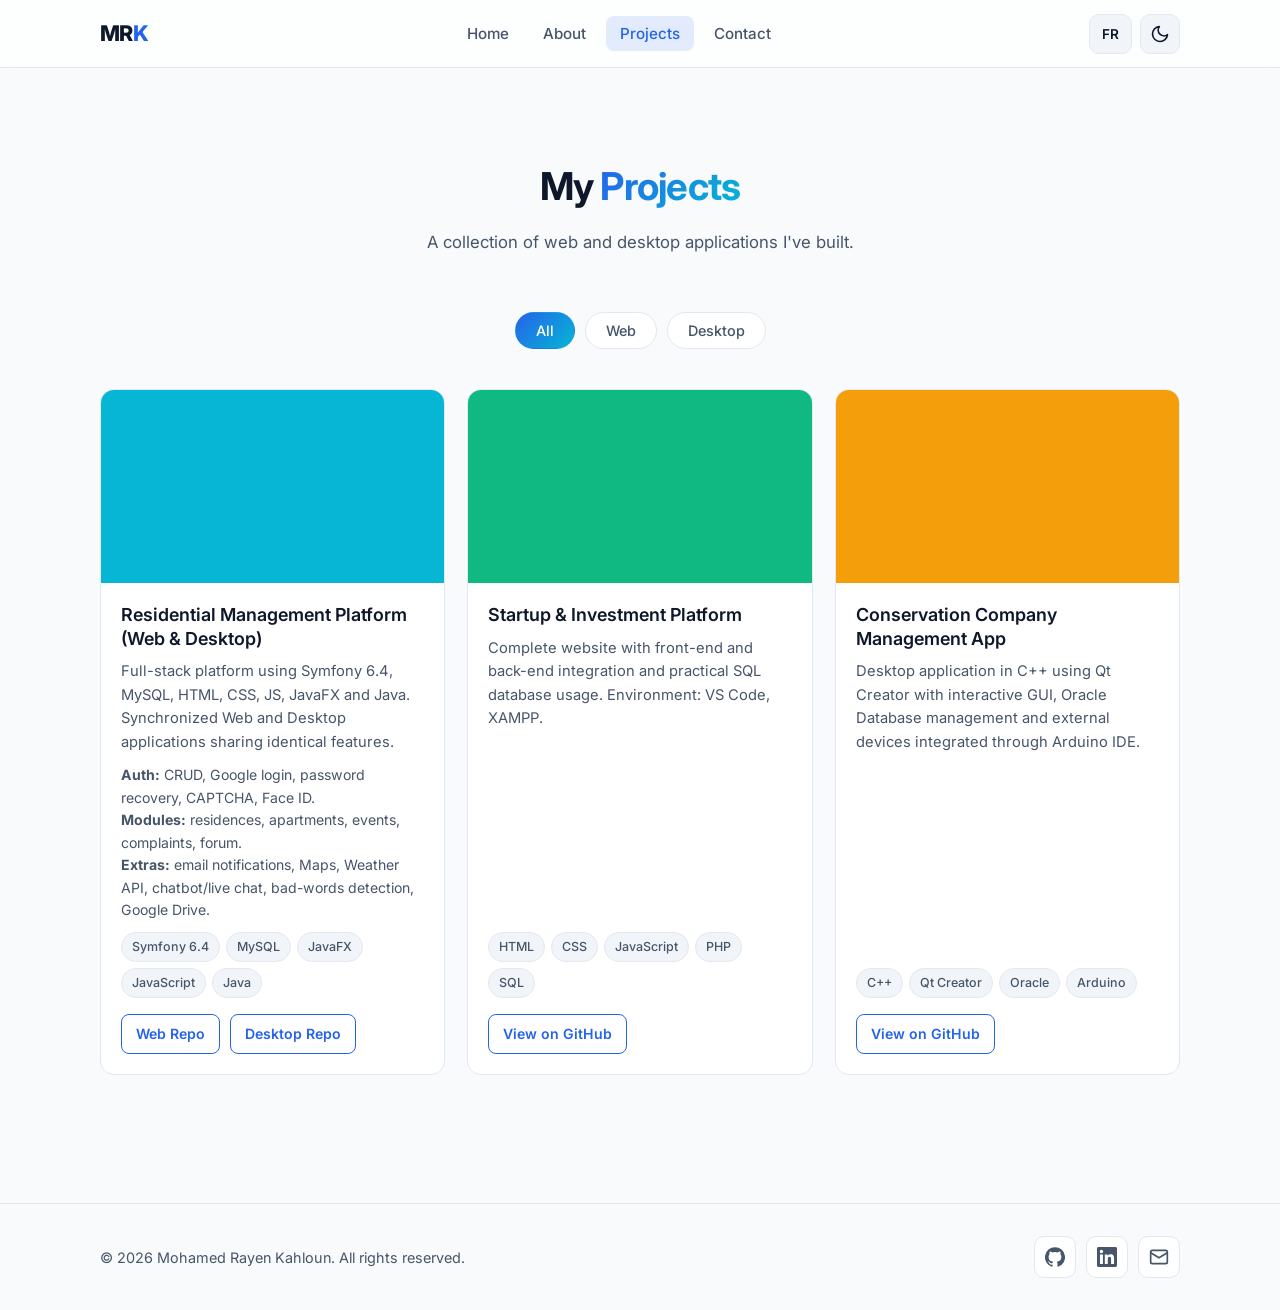
<file: projects.html>
﻿<!DOCTYPE html>
<html lang="en">
<head>
  <meta charset="UTF-8">
  <meta name="viewport" content="width=device-width, initial-scale=1.0">
  <meta name="description" content="Projects by Mohamed Rayen Kahloun — web and desktop applications.">
  <title>Projects | Mohamed Rayen Kahloun</title>
  <link rel="preconnect" href="https://fonts.googleapis.com">
  <link rel="preconnect" href="https://fonts.gstatic.com" crossorigin>
  <link href="https://fonts.googleapis.com/css2?family=Inter:wght@300;400;500;600;700;800&display=swap" rel="stylesheet">
  <link rel="stylesheet" href="assets/css/style.css">
</head>
<body>
  <nav class="navbar">
    <div class="container nav-inner">
      <a href="index.html" class="logo">MR<span class="k">K</span></a>
      <ul class="nav-links">
        <li><a href="index.html" class="nav-link" data-i18n="nav.home">Home</a></li>
        <li><a href="about.html" class="nav-link" data-i18n="nav.about">About</a></li>
        <li><a href="projects.html" class="nav-link" data-i18n="nav.projects">Projects</a></li>
        <li><a href="contact.html" class="nav-link" data-i18n="nav.contact">Contact</a></li>
      </ul>
      <div class="nav-actions">
        <button id="lang-toggle" class="lang-toggle" type="button" aria-label="Change language">EN</button>
        <button class="theme-toggle" aria-label="Toggle dark mode" type="button"></button>
        <button class="hamburger" aria-label="Open menu" type="button">
          <svg viewBox="0 0 24 24" fill="none" stroke="currentColor" stroke-width="2" stroke-linecap="round"><line x1="3" y1="6" x2="21" y2="6"/><line x1="3" y1="12" x2="21" y2="12"/><line x1="3" y1="18" x2="21" y2="18"/></svg>
        </button>
      </div>
    </div>
  </nav>

  <main class="section">
    <div class="container">
      <h1 class="section-title reveal" data-i18n-html="proj.page.title">My <span class="accent">Projects</span></h1>
      <p class="section-subtitle reveal" data-i18n="proj.page.subtitle">A collection of web and desktop applications I've built.</p>

      <div class="filter-bar reveal">
        <button class="filter-btn active" data-filter="all" data-i18n="filter.all">All</button>
        <button class="filter-btn" data-filter="web" data-i18n="filter.web">Web</button>
        <button class="filter-btn" data-filter="desktop" data-i18n="filter.desktop">Desktop</button>
      </div>

      <div class="projects-grid">
        <article class="project-card reveal" data-category="web desktop">
          <div class="project-image"><img src="assets/images/projects/residential-web.png" alt="Residential Management Platform Web"></div>
          <div class="project-body">
            <h3 data-i18n="proj1.title">Residential Management Platform (Web &amp; Desktop)</h3>
            <p data-i18n="proj1.desc">Full-stack platform using Symfony 6.4, MySQL, HTML, CSS, JS, JavaFX and Java. Synchronized Web and Desktop applications sharing identical features.</p>
            <p data-i18n-html="proj1.details" style="font-size:0.88rem;"><strong>Auth:</strong> CRUD, Google login, password recovery, CAPTCHA, Face ID.<br><strong>Modules:</strong> residences, apartments, events, complaints, forum.<br><strong>Extras:</strong> email notifications, Maps, Weather API, chatbot/live chat, bad-words detection, Google Drive.</p>
            <div class="project-tags"><span class="tag">Symfony 6.4</span><span class="tag">MySQL</span><span class="tag">JavaFX</span><span class="tag">JavaScript</span><span class="tag">Java</span></div>
            <div class="project-links">
              <a href="https://github.com/rayen-khn/Residential-Management-Platform-Web" target="_blank" rel="noopener" class="btn btn-sm btn-outline" data-i18n="btn.webRepo">Web Repo</a>
              <a href="https://github.com/rayen-khn/Residential-Management-Platform-Desktop-" target="_blank" rel="noopener" class="btn btn-sm btn-outline" data-i18n="btn.desktopRepo">Desktop Repo</a>
            </div>
          </div>
        </article>
        <article class="project-card reveal" data-category="web">
          <div class="project-image"><img src="assets/images/projects/startup-platform.png" alt="Startup and Investment Platform"></div>
          <div class="project-body">
            <h3 data-i18n="proj2.title">Startup &amp; Investment Platform</h3>
            <p data-i18n="proj2.desc">Complete website with front-end and back-end integration and practical SQL database usage. Environment: VS Code, XAMPP.</p>
            <div class="project-tags"><span class="tag">HTML</span><span class="tag">CSS</span><span class="tag">JavaScript</span><span class="tag">PHP</span><span class="tag">SQL</span></div>
            <div class="project-links">
              <a href="https://github.com/rayen-khn" target="_blank" rel="noopener" class="btn btn-sm btn-outline" data-i18n="btn.viewGithub">View on GitHub</a>
            </div>
          </div>
        </article>
        <article class="project-card reveal" data-category="desktop">
          <div class="project-image"><img src="assets/images/projects/conservation-app.png" alt="Conservation Company Management App"></div>
          <div class="project-body">
            <h3 data-i18n="proj3.title">Conservation Company Management App</h3>
            <p data-i18n="proj3.desc">Desktop application in C++ using Qt Creator with interactive GUI, Oracle Database management and external devices integrated through Arduino IDE.</p>
            <div class="project-tags"><span class="tag">C++</span><span class="tag">Qt Creator</span><span class="tag">Oracle</span><span class="tag">Arduino</span></div>
            <div class="project-links">
              <a href="https://github.com/rayen-khn" target="_blank" rel="noopener" class="btn btn-sm btn-outline" data-i18n="btn.viewGithub">View on GitHub</a>
            </div>
          </div>
        </article>
      </div>
    </div>
  </main>

  <footer class="footer">
    <div class="container footer-inner">
      <p data-i18n="footer.copyright">© 2026 Mohamed Rayen Kahloun.</p>
      <div class="footer-socials">
        <a href="https://github.com/rayen-khn" target="_blank" rel="noopener" class="social-btn"><svg viewBox="0 0 24 24" fill="currentColor" width="18" height="18"><path d="M12 .3a12 12 0 00-3.79 23.4c.6.11.82-.26.82-.58v-2.04c-3.34.73-4.04-1.61-4.04-1.61-.55-1.39-1.34-1.76-1.34-1.76-1.08-.74.08-.73.08-.73 1.2.08 1.83 1.23 1.83 1.23 1.07 1.83 2.79 1.3 3.48 1 .11-.77.42-1.3.76-1.6-2.67-.3-5.47-1.34-5.47-5.93 0-1.31.47-2.38 1.24-3.22-.12-.3-.54-1.53.12-3.18 0 0 1.01-.33 3.3 1.23a11.5 11.5 0 016 0c2.29-1.56 3.3-1.23 3.3-1.23.66 1.65.24 2.88.12 3.18.77.84 1.24 1.91 1.24 3.22 0 4.61-2.81 5.63-5.49 5.92.43.37.81 1.1.81 2.23v3.3c0 .32.22.69.83.57A12 12 0 0012 .3"/></svg></a>
        <a href="https://linkedin.com/in/mohamed-rayen-kahloun" target="_blank" rel="noopener" class="social-btn"><svg viewBox="0 0 24 24" fill="currentColor" width="18" height="18"><path d="M20.45 20.45h-3.55v-5.57c0-1.33-.02-3.04-1.85-3.04-1.85 0-2.13 1.45-2.13 2.94v5.67H9.37V9h3.41v1.56h.05c.48-.9 1.64-1.85 3.37-1.85 3.6 0 4.27 2.37 4.27 5.46v6.28zM5.34 7.43a2.06 2.06 0 110-4.12 2.06 2.06 0 010 4.12zM7.12 20.45H3.56V9h3.56v11.45zM22.22 0H1.77C.79 0 0 .77 0 1.73v20.54C0 23.23.79 24 1.77 24h20.45c.98 0 1.78-.77 1.78-1.73V1.73C24 .77 23.2 0 22.22 0z"/></svg></a>
        <a href="https://mail.google.com/mail/?view=cm&fs=1&to=mohamedrayen.kahloun@gmail.com" target="_blank" rel="noopener" class="social-btn"><svg viewBox="0 0 24 24" fill="none" stroke="currentColor" stroke-width="2" width="18" height="18"><rect x="2" y="4" width="20" height="16" rx="2"/><path d="M22 7l-10 6L2 7"/></svg></a>
      </div>
    </div>
  </footer>

  <script src="assets/js/main.js"></script>
</body>
</html>
</file>
<file: assets/css/style.css>
/* =========================================================
   Portfolio — Mohamed Rayen Kahloun
   Pure HTML/CSS/JS — no frameworks
   ========================================================= */

/* ---------- Reset ---------- */
*,
*::before,
*::after {
  box-sizing: border-box;
  margin: 0;
  padding: 0;
}

html {
  scroll-behavior: smooth;
  -webkit-text-size-adjust: 100%;
}

body {
  font-family: 'Inter', -apple-system, BlinkMacSystemFont, 'Segoe UI', Roboto, sans-serif;
  line-height: 1.6;
  -webkit-font-smoothing: antialiased;
  -moz-osx-font-smoothing: grayscale;
  transition: background-color 0.3s ease, color 0.3s ease;
}

img {
  max-width: 100%;
  display: block;
}

a {
  color: inherit;
  text-decoration: none;
}

ul, ol {
  list-style: none;
}

button {
  font-family: inherit;
  cursor: pointer;
  border: none;
  background: none;
}

/* ---------- Theme variables (Light default) ---------- */
:root {
  --bg: #f8fafc;
  --bg-alt: #ffffff;
  --surface: #ffffff;
  --surface-2: #f1f5f9;
  --text: #0f172a;
  --text-muted: #475569;
  --border: #e2e8f0;

  --primary: #2563eb;
  --primary-dark: #1d4ed8;
  --primary-soft: rgba(37, 99, 235, 0.12);
  --accent: #06b6d4;
  --accent-soft: rgba(6, 182, 212, 0.14);

  --gradient: linear-gradient(135deg, #2563eb 0%, #06b6d4 100%);
  --shadow-sm: 0 1px 2px rgba(15, 23, 42, 0.06);
  --shadow-md: 0 8px 24px rgba(15, 23, 42, 0.08);
  --shadow-lg: 0 18px 45px rgba(15, 23, 42, 0.12);
  --radius: 14px;
  --radius-lg: 22px;
  --nav-h: 68px;
  --container: 1120px;
}

[data-theme="dark"] {
  --bg: #0b1220;
  --bg-alt: #111827;
  --surface: #1e293b;
  --surface-2: #263248;
  --text: #f1f5f9;
  --text-muted: #94a3b8;
  --border: #334155;

  --primary-soft: rgba(37, 99, 235, 0.18);
  --accent-soft: rgba(6, 182, 212, 0.2);
  --shadow-sm: 0 1px 2px rgba(0, 0, 0, 0.3);
  --shadow-md: 0 8px 24px rgba(0, 0, 0, 0.35);
  --shadow-lg: 0 18px 45px rgba(0, 0, 0, 0.45);
}

body {
  background-color: var(--bg);
  color: var(--text);
}

/* ---------- Layout helpers ---------- */
.container {
  width: 100%;
  max-width: var(--container);
  margin: 0 auto;
  padding: 0 20px;
}

.section {
  padding: 88px 0;
}

.section-title {
  font-size: clamp(1.75rem, 3vw, 2.4rem);
  font-weight: 700;
  letter-spacing: -0.02em;
  margin-bottom: 12px;
  text-align: center;
}

.section-title .accent {
  background: var(--gradient);
  -webkit-background-clip: text;
  background-clip: text;
  color: transparent;
}

.section-subtitle {
  text-align: center;
  color: var(--text-muted);
  max-width: 640px;
  margin: 0 auto 56px;
  font-size: 1.05rem;
}

.section-underline {
  width: 64px;
  height: 4px;
  border-radius: 2px;
  background: var(--gradient);
  margin: 12px auto 0;
}

/* ---------- Navbar ---------- */
.navbar {
  position: sticky;
  top: 0;
  z-index: 1000;
  height: var(--nav-h);
  background: rgba(255, 255, 255, 0.7);
  backdrop-filter: blur(12px);
  -webkit-backdrop-filter: blur(12px);
  border-bottom: 1px solid var(--border);
  transition: background 0.3s ease, border-color 0.3s ease;
}

[data-theme="dark"] .navbar {
  background: rgba(11, 18, 32, 0.72);
}

.nav-inner {
  height: 100%;
  display: flex;
  align-items: center;
  justify-content: space-between;
  gap: 20px;
}

.logo {
  font-size: 1.35rem;
  font-weight: 800;
  letter-spacing: -0.03em;
}

.logo .k {
  color: var(--primary);
}

.nav-links {
  display: flex;
  align-items: center;
  gap: 6px;
}

.nav-link {
  padding: 8px 14px;
  border-radius: 8px;
  font-weight: 500;
  font-size: 0.95rem;
  color: var(--text-muted);
  transition: color 0.2s, background 0.2s;
}

.nav-link:hover,
.nav-link.active {
  color: var(--primary);
  background: var(--primary-soft);
}

.nav-actions {
  display: flex;
  align-items: center;
  gap: 8px;
}

.theme-toggle {
  width: 40px;
  height: 40px;
  border-radius: 10px;
  display: grid;
  place-items: center;
  color: var(--text);
  background: var(--surface-2);
  border: 1px solid var(--border);
  transition: transform 0.2s, background 0.2s;
}

.theme-toggle:hover {
  transform: rotate(15deg);
  background: var(--primary-soft);
}

.theme-toggle svg {
  width: 20px;
  height: 20px;
}

.lang-toggle {
  min-width: 40px;
  height: 40px;
  padding: 0 12px;
  border-radius: 10px;
  display: inline-grid;
  place-items: center;
  font-weight: 600;
  font-size: 0.85rem;
  background: var(--surface-2);
  color: var(--text);
  border: 1px solid var(--border);
  transition: transform 0.2s, background 0.2s, color 0.2s, border-color 0.2s;
}

.lang-toggle:hover {
  background: var(--primary-soft);
  color: var(--primary);
  border-color: var(--primary);
}

.hamburger {
  display: none;
  width: 40px;
  height: 40px;
  border-radius: 10px;
  align-items: center;
  justify-content: center;
  background: var(--surface-2);
  border: 1px solid var(--border);
  color: var(--text);
}

.hamburger svg {
  width: 22px;
  height: 22px;
}

/* ---------- Buttons ---------- */
.btn {
  display: inline-flex;
  align-items: center;
  gap: 8px;
  padding: 12px 22px;
  border-radius: 10px;
  font-weight: 600;
  font-size: 0.98rem;
  transition: transform 0.2s ease, box-shadow 0.2s ease, background 0.2s ease, color 0.2s ease;
  cursor: pointer;
}

.btn:active {
  transform: translateY(1px);
}

.btn-primary {
  color: #fff;
  background: var(--gradient);
  box-shadow: 0 8px 20px rgba(37, 99, 235, 0.28);
}

.btn-primary:hover {
  transform: translateY(-2px);
  box-shadow: 0 12px 28px rgba(37, 99, 235, 0.38);
}

.btn-outline {
  color: var(--primary);
  background: transparent;
  border: 1.5px solid var(--primary);
}

.btn-outline:hover {
  background: var(--primary);
  color: #fff;
  transform: translateY(-2px);
}

.btn-sm {
  padding: 8px 14px;
  font-size: 0.88rem;
  border-radius: 8px;
}

/* ---------- Hero ---------- */
.hero {
  padding: 60px 0 40px;
  min-height: calc(100vh - var(--nav-h));
  display: flex;
  align-items: center;
}

.hero-grid {
  display: grid;
  grid-template-columns: 1.15fr 1fr;
  align-items: center;
  gap: 48px;
}

.hero-greeting {
  display: inline-block;
  font-size: 1rem;
  font-weight: 600;
  color: var(--primary);
  background: var(--primary-soft);
  padding: 6px 14px;
  border-radius: 999px;
  margin-bottom: 18px;
}

.hero-name {
  font-size: clamp(2.4rem, 5vw, 3.6rem);
  font-weight: 800;
  letter-spacing: -0.03em;
  line-height: 1.05;
  margin-bottom: 16px;
}

.hero-name .highlight {
  background: var(--gradient);
  -webkit-background-clip: text;
  background-clip: text;
  color: transparent;
}

.hero-subtitle {
  font-size: clamp(1.1rem, 2vw, 1.4rem);
  color: var(--text-muted);
  font-weight: 500;
  margin-bottom: 18px;
}

.hero-desc {
  color: var(--text-muted);
  font-size: 1.05rem;
  max-width: 560px;
  margin-bottom: 28px;
}

.hero-actions {
  display: flex;
  flex-wrap: wrap;
  gap: 14px;
  margin-bottom: 28px;
}

.hero-socials {
  display: flex;
  gap: 12px;
}

.social-btn {
  width: 42px;
  height: 42px;
  border-radius: 10px;
  display: grid;
  place-items: center;
  background: var(--surface);
  border: 1px solid var(--border);
  color: var(--text-muted);
  transition: transform 0.2s, color 0.2s, background 0.2s, border-color 0.2s;
}

.social-btn:hover {
  transform: translateY(-3px);
  color: var(--primary);
  border-color: var(--primary);
}

.social-btn svg {
  width: 20px;
  height: 20px;
}

.hero-visual {
  display: flex;
  justify-content: center;
  position: relative;
}

.hero-card {
  width: 100%;
  max-width: 360px;
  background: var(--surface);
  border: 1px solid var(--border);
  border-radius: var(--radius-lg);
  padding: 18px;
  box-shadow: var(--shadow-lg);
  position: relative;
}

.hero-card img {
  border-radius: 14px;
  width: 100%;
  aspect-ratio: 3 / 4;
  object-fit: cover;
}

.hero-card-badge {
  position: absolute;
  bottom: -16px;
  right: -16px;
  background: var(--gradient);
  color: #fff;
  padding: 10px 16px;
  border-radius: 12px;
  font-weight: 600;
  font-size: 0.85rem;
  box-shadow: var(--shadow-md);
}

/* ---------- Skills grid ---------- */
.skills-grid {
  display: grid;
  grid-template-columns: repeat(3, 1fr);
  gap: 18px;
}

.skill-card {
  background: var(--surface);
  border: 1px solid var(--border);
  border-radius: var(--radius);
  padding: 22px;
  transition: transform 0.25s ease, box-shadow 0.25s ease, border-color 0.25s;
}

.skill-card:hover {
  transform: translateY(-6px);
  box-shadow: var(--shadow-md);
  border-color: var(--primary);
}

.skill-icon {
  width: 44px;
  height: 44px;
  border-radius: 10px;
  display: grid;
  place-items: center;
  background: var(--primary-soft);
  color: var(--primary);
  margin-bottom: 14px;
}

.skill-icon svg {
  width: 22px;
  height: 22px;
}

.skill-card h3 {
  font-size: 1.05rem;
  font-weight: 600;
  margin-bottom: 8px;
}

.skill-card p {
  color: var(--text-muted);
  font-size: 0.92rem;
}

.skill-tags {
  display: flex;
  flex-wrap: wrap;
  gap: 6px;
  margin-top: 10px;
}

.tag {
  display: inline-block;
  padding: 4px 10px;
  border-radius: 999px;
  font-size: 0.78rem;
  font-weight: 500;
  background: var(--surface-2);
  color: var(--text-muted);
  border: 1px solid var(--border);
}

/* ---------- Project cards ---------- */
.projects-grid {
  display: grid;
  grid-template-columns: repeat(3, 1fr);
  gap: 22px;
}

.project-card {
  background: var(--surface);
  border: 1px solid var(--border);
  border-radius: var(--radius);
  overflow: hidden;
  display: flex;
  flex-direction: column;
  transition: transform 0.25s ease, box-shadow 0.25s ease, border-color 0.25s;
}

.project-card:hover {
  transform: translateY(-8px);
  box-shadow: var(--shadow-lg);
  border-color: var(--primary);
}

.project-image {
  position: relative;
  width: 100%;
  aspect-ratio: 16/9;
  overflow: hidden;
  background: var(--surface-2);
}

.project-image img {
  width: 100%;
  height: 100%;
  object-fit: cover;
  transition: transform 0.5s ease;
}

.project-card:hover .project-image img {
  transform: scale(1.06);
}

.project-body {
  padding: 20px;
  display: flex;
  flex-direction: column;
  flex: 1;
  gap: 10px;
}

.project-body h3 {
  font-size: 1.12rem;
  font-weight: 600;
  line-height: 1.3;
}

.project-body p {
  color: var(--text-muted);
  font-size: 0.92rem;
  flex: 1;
}

.project-tags {
  display: flex;
  flex-wrap: wrap;
  gap: 6px;
}

.project-links {
  display: flex;
  flex-wrap: wrap;
  gap: 10px;
  margin-top: 6px;
}

/* ---------- CTA ---------- */
.cta {
  background: var(--gradient);
  border-radius: var(--radius-lg);
  padding: 56px 40px;
  text-align: center;
  color: #fff;
  position: relative;
  overflow: hidden;
}

.cta h2 {
  font-size: clamp(1.6rem, 3vw, 2.2rem);
  font-weight: 700;
  margin-bottom: 12px;
}

.cta p {
  opacity: 0.92;
  max-width: 560px;
  margin: 0 auto 24px;
  font-size: 1.05rem;
}

.cta .btn {
  background: #fff;
  color: var(--primary);
  box-shadow: 0 8px 20px rgba(0, 0, 0, 0.18);
}

.cta .btn:hover {
  background: var(--bg-alt);
}

/* ---------- About page ---------- */
.profile-section {
  display: grid;
  grid-template-columns: 260px 1fr;
  gap: 40px;
  align-items: center;
}

.profile-photo {
  width: 240px;
  height: 240px;
  border-radius: 50%;
  overflow: hidden;
  border: 4px solid var(--primary);
  box-shadow: var(--shadow-lg);
  margin: 0 auto;
}

.profile-photo img {
  width: 100%;
  height: 100%;
  object-fit: cover;
}

.profile-text h1 {
  font-size: clamp(1.9rem, 3.5vw, 2.6rem);
  font-weight: 700;
  margin-bottom: 6px;
}

.profile-text .lead {
  color: var(--primary);
  font-weight: 500;
  margin-bottom: 16px;
}

.profile-text p {
  color: var(--text-muted);
  margin-bottom: 14px;
}

/* Timeline */
.timeline {
  position: relative;
  margin-top: 24px;
}

.timeline::before {
  content: '';
  position: absolute;
  left: 14px;
  top: 6px;
  bottom: 6px;
  width: 2px;
  background: var(--border);
}

.timeline-item {
  position: relative;
  padding-left: 48px;
  margin-bottom: 30px;
}

.timeline-item::before {
  content: '';
  position: absolute;
  left: 6px;
  top: 6px;
  width: 18px;
  height: 18px;
  border-radius: 50%;
  background: var(--gradient);
  box-shadow: 0 0 0 4px var(--bg);
}

.timeline-item .date {
  font-size: 0.85rem;
  font-weight: 600;
  color: var(--primary);
  margin-bottom: 2px;
}

.timeline-item h3 {
  font-size: 1.05rem;
  font-weight: 600;
  margin-bottom: 2px;
}

.timeline-item .org {
  color: var(--text-muted);
  font-size: 0.9rem;
  margin-bottom: 8px;
}

.timeline-item ul {
  list-style: disc;
  padding-left: 18px;
  color: var(--text-muted);
  font-size: 0.92rem;
}

.timeline-item li {
  margin-bottom: 4px;
}

/* Language cards */
.lang-grid {
  display: grid;
  grid-template-columns: repeat(3, 1fr);
  gap: 16px;
}

.lang-card {
  background: var(--surface);
  border: 1px solid var(--border);
  border-radius: var(--radius);
  padding: 20px;
  display: flex;
  align-items: center;
  gap: 14px;
  transition: transform 0.2s, box-shadow 0.2s;
}

.lang-card:hover {
  transform: translateY(-4px);
  box-shadow: var(--shadow-sm);
}

.lang-flag {
  width: 46px;
  height: 46px;
  border-radius: 50%;
  display: grid;
  place-items: center;
  background: var(--primary-soft);
  color: var(--primary);
  font-weight: 700;
  font-size: 1rem;
}

.lang-card h3 {
  font-size: 1rem;
  font-weight: 600;
}

.lang-card p {
  color: var(--text-muted);
  font-size: 0.85rem;
}

/* Interests */
.interests {
  display: flex;
  flex-wrap: wrap;
  gap: 10px;
}

.interest-chip {
  padding: 8px 16px;
  border-radius: 999px;
  background: var(--surface);
  border: 1px solid var(--border);
  color: var(--text-muted);
  font-size: 0.9rem;
  transition: background 0.2s, color 0.2s, border-color 0.2s;
}

.interest-chip:hover {
  background: var(--primary-soft);
  color: var(--primary);
  border-color: var(--primary);
}

/* Info grid (about contact rows) */
.info-grid {
  display: grid;
  gap: 14px;
}

.info-row {
  display: flex;
  align-items: center;
  gap: 12px;
  color: var(--text-muted);
  font-size: 0.95rem;
}

.info-row svg {
  width: 18px;
  height: 18px;
  color: var(--primary);
  flex-shrink: 0;
}

/* ---------- Projects page filter ---------- */
.filter-bar {
  display: flex;
  flex-wrap: wrap;
  justify-content: center;
  gap: 10px;
  margin-bottom: 40px;
}

.filter-btn {
  padding: 9px 20px;
  border-radius: 999px;
  background: var(--surface);
  border: 1px solid var(--border);
  color: var(--text-muted);
  font-weight: 500;
  font-size: 0.9rem;
  transition: all 0.2s;
}

.filter-btn:hover {
  border-color: var(--primary);
  color: var(--primary);
}

.filter-btn.active {
  background: var(--gradient);
  color: #fff;
  border-color: transparent;
}

/* ---------- Contact page ---------- */
.contact-grid {
  display: grid;
  grid-template-columns: 1fr 1fr;
  gap: 32px;
  align-items: start;
}

.contact-info {
  background: var(--surface);
  border: 1px solid var(--border);
  border-radius: var(--radius);
  padding: 30px;
}

.contact-info h3 {
  font-size: 1.15rem;
  margin-bottom: 16px;
}

.contact-card {
  display: flex;
  align-items: center;
  gap: 14px;
  padding: 14px 0;
  border-bottom: 1px solid var(--border);
}

.contact-card:last-child {
  border-bottom: none;
}

.contact-icon {
  width: 42px;
  height: 42px;
  border-radius: 10px;
  display: grid;
  place-items: center;
  background: var(--primary-soft);
  color: var(--primary);
  flex-shrink: 0;
}

.contact-icon svg {
  width: 20px;
  height: 20px;
}

.contact-card h4 {
  font-size: 0.85rem;
  color: var(--text-muted);
  font-weight: 500;
}

.contact-card p {
  font-size: 0.95rem;
  font-weight: 500;
  word-break: break-word;
}

.contact-form {
  background: var(--surface);
  border: 1px solid var(--border);
  border-radius: var(--radius);
  padding: 30px;
  display: flex;
  flex-direction: column;
  gap: 16px;
}

.form-group {
  display: flex;
  flex-direction: column;
  gap: 6px;
}

.form-group label {
  font-size: 0.9rem;
  font-weight: 500;
  color: var(--text);
}

.form-group input,
.form-group textarea {
  padding: 12px 14px;
  border-radius: 10px;
  border: 1px solid var(--border);
  background: var(--bg);
  color: var(--text);
  font-family: inherit;
  font-size: 0.95rem;
  transition: border-color 0.2s, box-shadow 0.2s;
  resize: vertical;
}

.form-group input:focus,
.form-group textarea:focus {
  outline: none;
  border-color: var(--primary);
  box-shadow: 0 0 0 3px var(--primary-soft);
}

.form-group.error input,
.form-group.error textarea {
  border-color: #ef4444;
}

.form-error {
  color: #ef4444;
  font-size: 0.82rem;
  min-height: 16px;
}

.form-submit {
  align-self: flex-start;
}

.form-status {
  font-size: 0.92rem;
  min-height: 20px;
}

.form-status.success {
  color: #10b981;
}

.form-status.error {
  color: #ef4444;
}

/* Social links section */
.social-links-grid {
  display: flex;
  flex-wrap: wrap;
  gap: 12px;
  margin-top: 20px;
}

.social-link {
  display: inline-flex;
  align-items: center;
  gap: 8px;
  padding: 10px 16px;
  border-radius: 10px;
  background: var(--surface-2);
  border: 1px solid var(--border);
  color: var(--text-muted);
  font-weight: 500;
  font-size: 0.9rem;
  transition: all 0.2s;
}

.social-link:hover {
  color: var(--primary);
  border-color: var(--primary);
  transform: translateY(-2px);
}

/* ---------- Footer ---------- */
.footer {
  border-top: 1px solid var(--border);
  padding: 32px 0;
  margin-top: 40px;
}

.footer-inner {
  display: flex;
  flex-wrap: wrap;
  align-items: center;
  justify-content: space-between;
  gap: 16px;
}

.footer p {
  color: var(--text-muted);
  font-size: 0.9rem;
}

.footer-socials {
  display: flex;
  gap: 10px;
}

/* ---------- Scroll reveal ---------- */
.reveal {
  opacity: 0;
  transform: translateY(28px);
  transition: opacity 0.7s ease, transform 0.7s ease;
}

.reveal.visible {
  opacity: 1;
  transform: translateY(0);
}

.reveal-delay-1 { transition-delay: 0.1s; }
.reveal-delay-2 { transition-delay: 0.2s; }
.reveal-delay-3 { transition-delay: 0.3s; }

/* ---------- Responsive ---------- */
@media (max-width: 860px) {
  .nav-links {
    position: fixed;
    top: var(--nav-h);
    left: 0;
    right: 0;
    background: var(--bg-alt);
    flex-direction: column;
    align-items: stretch;
    padding: 16px;
    border-bottom: 1px solid var(--border);
    transform: translateY(-120%);
    opacity: 0;
    pointer-events: none;
    transition: transform 0.3s ease, opacity 0.3s ease;
  }

  .nav-links.open {
    transform: translateY(0);
    opacity: 1;
    pointer-events: auto;
  }

  .nav-link {
    padding: 12px 16px;
  }

  .hamburger {
    display: inline-flex;
  }

  .hero-grid {
    grid-template-columns: 1fr;
    text-align: center;
  }

  .hero-actions,
  .hero-socials {
    justify-content: center;
  }

  .hero-desc {
    margin-left: auto;
    margin-right: auto;
  }

  .hero-visual {
    order: -1;
  }

  .hero-card {
    max-width: 280px;
  }

  .skills-grid {
    grid-template-columns: repeat(2, 1fr);
  }

  .projects-grid {
    grid-template-columns: 1fr;
  }

  .profile-section {
    grid-template-columns: 1fr;
    text-align: center;
  }

  .lang-grid {
    grid-template-columns: 1fr;
  }

  .contact-grid {
    grid-template-columns: 1fr;
  }

  .cta {
    padding: 40px 24px;
  }
}

@media (max-width: 520px) {
  .skills-grid {
    grid-template-columns: 1fr;
  }

  .section {
    padding: 64px 0;
  }

  .hero-name {
    font-size: 2.2rem;
  }
}

/* Utility */
.hidden {
  display: none !important;
}
</file>
